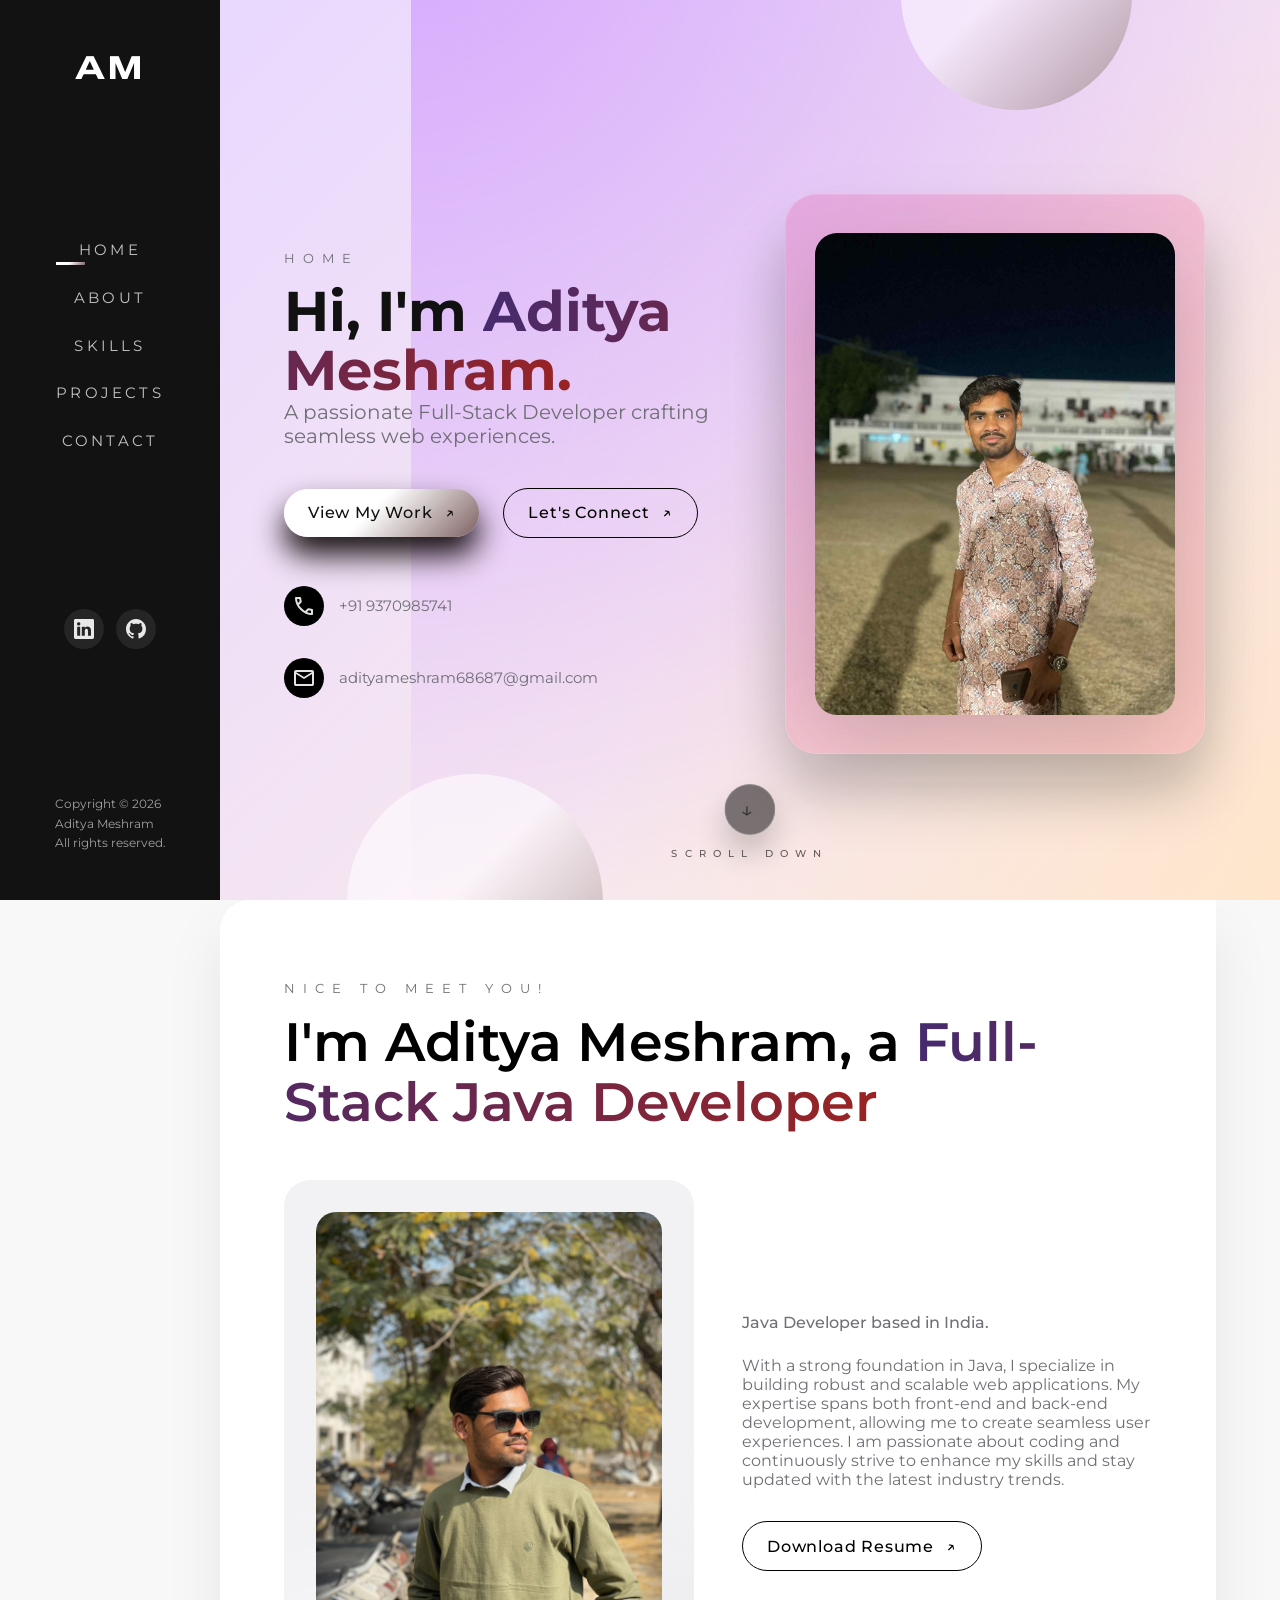
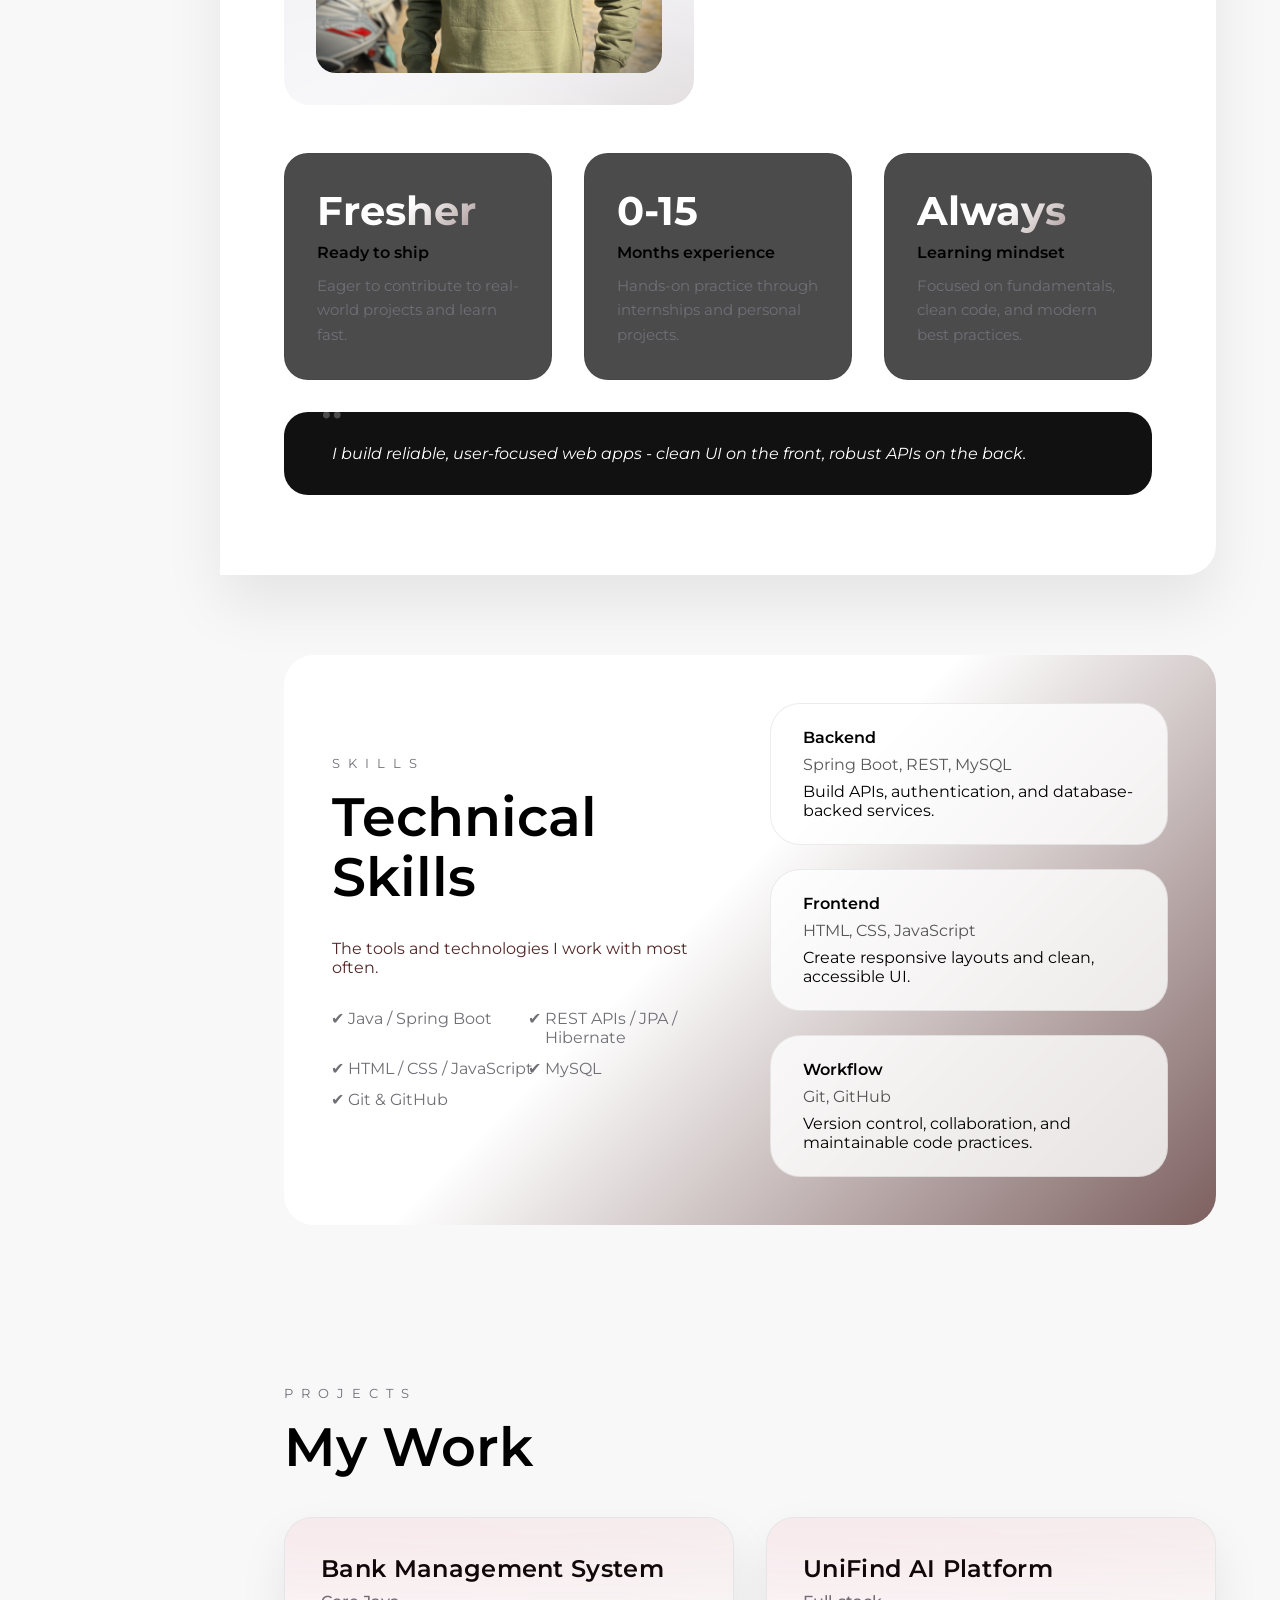
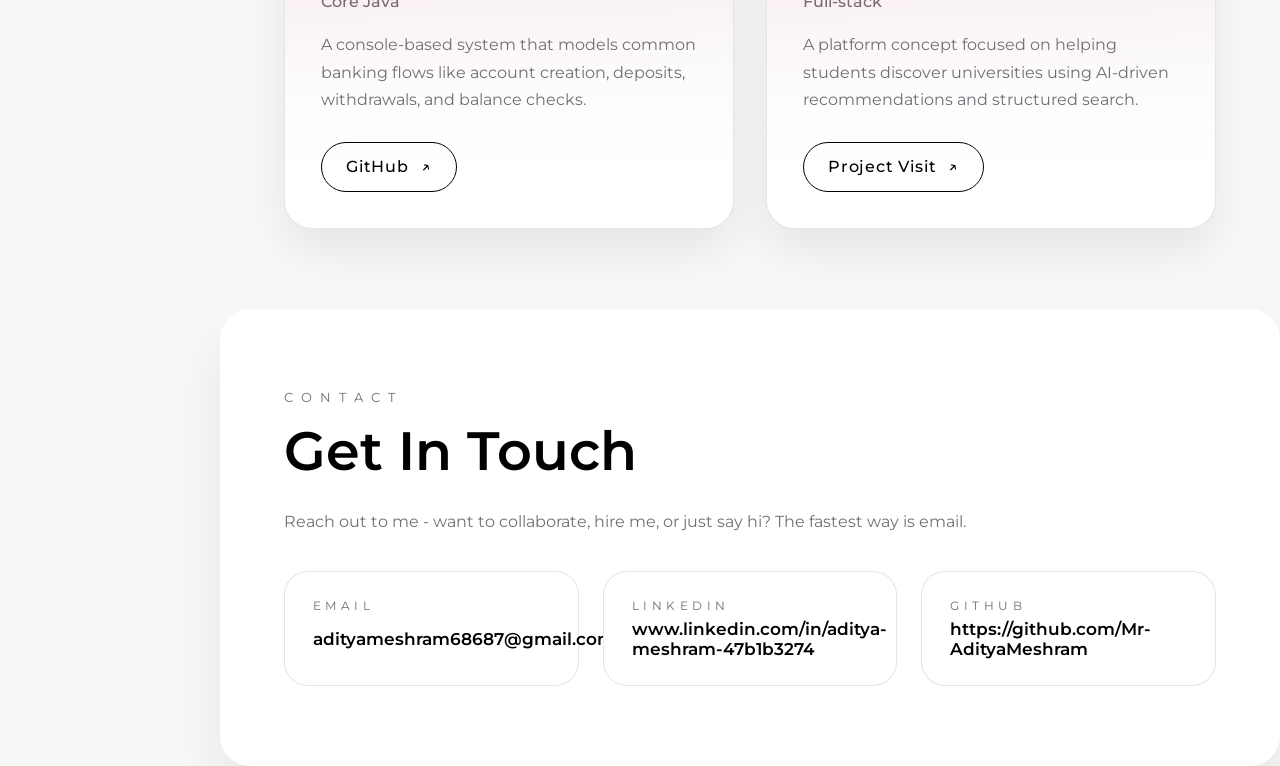
<file: index.html>
<!DOCTYPE html>
<html lang="en">
<head>
    <meta charset="UTF-8">
    <meta name="viewport" content="width=device-width, initial-scale=1.0">
    <title>Personal Portfolio</title>

    <link rel="preconnect" href="https://fonts.googleapis.com">
    <link rel="preconnect" href="https://fonts.gstatic.com" crossorigin>
    <link href="https://fonts.googleapis.com/css2?family=Montserrat:ital,wght@0,100..900;1,100..900&family=Zalando+Sans+Expanded:ital,wght@0,200..900;1,200..900&display=swap" rel="stylesheet">

    <link rel="stylesheet" href="css/styles.css">
    <script src="js/main.js" defer></script>
</head>
<body>
    <!-- Navbar -->
    <div class="layout">
        <aside class="sidebar" id="sidebar">
            <div class="sidebar__inner">
                <a href="#home" class="brand" aria-label="Aditya Meshram home">
                    <span>AM</span>
                </a>

                <nav class="sidebar__nav" aria-label="Primary">
                    <a href="#home" class="sidebar__link active">Home</a>
                    <a href="#about" class="sidebar__link">About</a>
                    <a href="#skills" class="sidebar__link">Skills</a>
                    <a href="#projects" class="sidebar__link">Projects</a>
                    <a href="#contact" class="sidebar__link">Contact</a>
                </nav>

                <div class="sidebar__social" aria-label="Social links">
                    <a href="https://www.linkedin.com/in/your-username" target="_blank" rel="noopener noreferrer" aria-label="LinkedIn">
                        <svg xmlns="http://www.w3.org/2000/svg" viewBox="0 0 16 16" aria-hidden="true">
                            <path d="M0 1.146C0 .513.526 0 1.175 0h13.65C15.474 0 16 .513 16 1.146v13.708C16 15.487 15.474 16 14.825 16H1.175C.526 16 0 15.487 0 14.854V1.146zm4.943 12.248V6.169H2.542v7.225h2.401zm-1.2-8.212c.837 0 1.358-.554 1.358-1.248-.015-.709-.52-1.248-1.342-1.248-.822 0-1.359.54-1.359 1.248 0 .694.521 1.248 1.327 1.248h.016zm4.908 8.212V9.359c0-.216.016-.432.08-.586.173-.431.568-.878 1.232-.878.869 0 1.216.662 1.216 1.634v3.865h2.401V9.25c0-2.22-1.184-3.252-2.764-3.252-1.274 0-1.845.7-2.165 1.193v.025h-.016a5.54 5.54 0 0 1 .016-.025V6.169h-2.4c.03.678 0 7.225 0 7.225h2.4z"></path>
                        </svg>
                    </a>
                    <a href="https://github.com/your-username" target="_blank" rel="noopener noreferrer" aria-label="GitHub">
                        <svg xmlns="http://www.w3.org/2000/svg" viewBox="0 0 16 16" aria-hidden="true">
                            <path d="M8 0C3.58 0 0 3.58 0 8c0 3.54 2.29 6.53 5.47 7.59.4.07.55-.17.55-.38 0-.19-.01-.82-.01-1.49-2.01.37-2.53-.49-2.69-.94-.09-.23-.48-.94-.82-1.13-.28-.15-.68-.52-.01-.53.63-.01 1.08.58 1.23.82.72 1.21 1.87.87 2.33.66.07-.52.28-.87.51-1.07-1.78-.2-3.64-.89-3.64-3.95 0-.87.31-1.59.82-2.15-.08-.2-.36-1.02.08-2.12 0 0 .67-.21 2.2.82.64-.18 1.32-.27 2-.27.68 0 1.36.09 2 .27 1.53-1.04 2.2-.82 2.2-.82.44 1.1.16 1.92.08 2.12.51.56.82 1.27.82 2.15 0 3.07-1.87 3.75-3.65 3.95.29.25.54.73.54 1.48 0 1.07-.01 1.93-.01 2.2 0 .21.15.46.55.38A8.012 8.012 0 0 0 16 8c0-4.42-3.58-8-8-8z"></path>
                        </svg>
                    </a>
                </div>

                <div class="sidebar__footer">
                    Copyright &copy; 2026 <br>
                    Aditya Meshram <br>
                    All rights reserved.
                </div>
            </div>
        </aside>

        <button class="mobile-menu" id="mobileMenu" aria-expanded="false" aria-controls="sidebar">
            <span class="mobile-menu__line"></span>
            <span class="mobile-menu__line"></span>
            <span class="mobile-menu__line"></span>
            <span class="sr-only">Menu</span>
        </button>

        <div class="overlay" id="overlay" aria-hidden="true"></div>

        <main class="main-content">
            <!-- Hero Section -->
            <section id="home" class="section hero">
                <div class="hero__background" aria-hidden="true">
                    <span class="hero__orb hero__orb--1"></span>
                    <span class="hero__orb hero__orb--2"></span>
                    <span class="hero__grid"></span>
                </div>

                <div class="hero__content" data-animate="fade-right">
                    <p class="section-label">Home</p>

                    <h1 class="hero__title">
                        Hi, I'm <span class="name-highlight">Aditya Meshram.</span>
                    </h1>

                    <p class="hero__subtitle" data-animate="fade-up" style="--delay: 0.1s;">
                        A passionate <span>Full-Stack Developer</span> crafting seamless web experiences.
                    </p>

                    <div class="hero__actions" data-animate="fade-up" style="--delay: 0.2s;">
                        <a href="#projects" class="button button-primary">
                            View My Work <span aria-hidden="true">&nearr;</span>
                        </a>
                        <a href="#contact" class="button button--ghost">
                            Let's Connect <span aria-hidden="true">&nearr;</span>
                        </a>
                    </div>

                    <div class="hero__meta" data-animate="fade-up" style="--delay: 0.3s;">
                        <div class="hero__meta-item">
                            <span class="hero__meta-icon">
                                <svg xmlns="http://www.w3.org/2000/svg" height="24px" viewBox="0 -960 960 960" width="24px" fill="#e3e3e3" aria-hidden="true"><path d="M798-120q-125 0-247-54.5T329-329Q229-429 174.5-551T120-798q0-18 12-30t30-12h162q14 0 25 9.5t13 22.5l26 140q2 16-1 27t-11 19l-97 98q20 37 47.5 71.5T387-386q31 31 65 57.5t72 48.5l94-94q9-9 23.5-13.5T670-390l138 28q14 4 23 14.5t9 23.5v162q0 18-12 30t-30 12ZM241-600l66-66-17-94h-89q5 41 14 81t26 79Zm358 358q39 17 79.5 27t81.5 13v-88l-94-19-67 67ZM241-600Zm358 358Z"/></svg>
                            </span>
                            <span>+91 9370985741</span>
                        </div>

                        <div class="hero__meta-item">
                            <span class="hero__meta-icon">
                                <svg xmlns="http://www.w3.org/2000/svg" height="24px" viewBox="0 -960 960 960" width="24px" fill="#e3e3e3" aria-hidden="true"><path d="M160-160q-33 0-56.5-23.5T80-240v-480q0-33 23.5-56.5T160-800h640q33 0 56.5 23.5T880-720v480q0 33-23.5 56.5T800-160H160Zm320-280L160-640v400h640v-400L480-440Zm0-80 320-200H160l320 200ZM160-640v-80 480-400Z"/></svg>
                            </span>
                            <a href="mailto:adityameshram68687@gmail.com">adityameshram68687@gmail.com</a>
                        </div>
                    </div>
                </div>

                <div class="hero__visual" data-animate="zoom-in" style="--delay: 0.15s;">
                    <div class="hero__image-wrapper">
                        <img src="assets/hero-main.jpg" alt="Portrait of Aditya Meshram" class="hero__image">
                    </div>
                </div>

                <a class="hero__scroll" href="#about">
                    <span class="hero__scroll-circle" aria-hidden="true">
                        <span class="hero__scroll-arrow">&darr;</span>
                    </span>
                    <span class="hero__scroll-label">Scroll down</span>
                </a>
            </section>

            <!-- About Section -->
            <section id="about" class="section about">
                <div class="about__intro" data-animate="title-in">
                    <p class="section-label">Nice to meet you!</p>
                    <h2 class="section-title">I'm Aditya Meshram, a <span class="name-highlight">Full-Stack Java Developer</span></h2>
                </div>

                <div class="about__content">
                    <div class="about__card" data-animate="zoom-in">
                        <img src="assets/hero-main.png" alt="Aditya Meshram" class="about__image">
                    </div>

                    <div class="about__details" data-animate="fade-left">
                        <p class="about__role">Java Developer based in India.</p>
                        <p class="about__text">
                            With a strong foundation in Java, I specialize in building robust and scalable web applications. My expertise spans both front-end and back-end development, allowing me to create seamless user experiences. I am passionate about coding and continuously strive to enhance my skills and stay updated with the latest industry trends.
                        </p>
                        <a href="Adi%20resume.pdf" class="button button--ghost" download>
                            Download Resume <span aria-hidden="true">&nearr;</span>
                        </a>
                    </div>
                </div>

                <div class="about__stats" data-animate="fade-up">
                    <div class="about__stat">
                        <span class="about__stat-value">Fresher</span>
                        <span class="about__stat-label">Ready to ship</span>
                        <p class="about__stat-text">Eager to contribute to real-world projects and learn fast.</p>
                    </div>

                    <div class="about__stat">
                        <span class="about__stat-value">0-15</span>
                        <span class="about__stat-label">Months experience</span>
                        <p class="about__stat-text">Hands-on practice through internships and personal projects.</p>
                    </div>

                    <div class="about__stat">
                        <span class="about__stat-value">Always</span>
                        <span class="about__stat-label">Learning mindset</span>
                        <p class="about__stat-text">Focused on fundamentals, clean code, and modern best practices.</p>
                    </div>

                    <blockquote class="about__quote">
                        I build reliable, user-focused web apps - clean UI on the front, robust APIs on the back.
                    </blockquote>
                </div>
            </section>

            <!-- Skills Section -->
            <section id="skills" class="section">
                <div class="experience">
                    <div class="experience__content" data-animate="fade-right">
                        <p class="section-label">Skills</p>
                        <h2 class="section-title">Technical Skills</h2>
                        <p class="experience__text">The tools and technologies I work with most often.</p>

                        <ul class="skills-list">
                            <li>Java / Spring Boot</li>
                            <li>REST APIs / JPA / Hibernate</li>
                            <li>HTML / CSS / JavaScript</li>
                            <li>MySQL</li>
                            <li>Git & GitHub</li>
                        </ul>

                        <!--<div class="section-cta">
                            <a href="Adi%20resume.pdf" class="button button-primary" download>
                                Download Resume <span aria-hidden="true">&nearr;</span>
                            </a>
                        </div>-->
                    </div>

                    <ol class="experience__timeline" data-animate="fade-left" style="--delay: 0.1s;">
                        <li>
                            <span class="experience__time">Backend</span>
                            <span class="experience__company">Spring Boot, REST, MySQL</span>
                            <p>Build APIs, authentication, and database-backed services.</p>
                        </li>
                        <li>
                            <span class="experience__time">Frontend</span>
                            <span class="experience__company">HTML, CSS, JavaScript</span>
                            <p>Create responsive layouts and clean, accessible UI.</p>
                        </li>
                        <li>
                            <span class="experience__time">Workflow</span>
                            <span class="experience__company">Git, GitHub</span>
                            <p>Version control, collaboration, and maintainable code practices.</p>
                        </li>
                    </ol>
                </div>
            </section>

            <!-- Projects Section -->
            <section id="projects" class="section">
                <p class="section-label">Projects</p>
                <h2 class="section-title">My Work</h2>

                <div class="projects__grid">
                    <article class="project-card" data-animate="zoom-in" style="--delay: 0.05s;">
                        <h3 class="project-card__title">Bank Management System</h3>
                        <p class="project-card__meta">Core Java</p>
                        <p class="project-card__text">
                            A console-based system that models common banking flows like account creation, deposits, withdrawals, and balance checks.
                        </p>
                        <div class="project-card__actions">
                            <a href="#" class="button button--ghost">GitHub <span aria-hidden="true">&nearr;</span></a>
                        </div>
                    </article>

                    <article class="project-card" data-animate="zoom-in" style="--delay: 0.1s;">
                        <h3 class="project-card__title">UniFind AI Platform</h3>
                        <p class="project-card__meta">Full-stack</p>
                        <p class="project-card__text">
                            A platform concept focused on helping students discover universities using AI-driven recommendations and structured search.
                        </p>
                
                        <div class="project-card__actions">
                            <a href="https://unifind-umx.netlify.app/" class="button button--ghost">Project Visit <span aria-hidden="true">&nearr;</span></a>
                        </div>
                    </article>
                </div>
            </section>

            <!-- Contact Section -->
            <section id="contact" class="section contact">
                <p class="section-label">Contact</p>
                <h2 class="section-title">Get In Touch</h2>
                <p class="contact__text">Reach out to me - want to collaborate, hire me, or just say hi? The fastest way is email.</p>

                <div class="contact__grid">
                    <a class="contact__card" href="mailto:adityameshram68687@gmail.com">
                        <span class="contact__label">Email</span>
                        <span class="contact__value">adityameshram68687@gmail.com</span>
                    </a>

                    <a class="contact__card" href="https://www.linkedin.com/in/aditya-meshram-47b1b3274" target="_blank" rel="noopener noreferrer">
                        <span class="contact__label">LinkedIn</span>
                        <span class="contact__value">www.linkedin.com/in/aditya-meshram-47b1b3274</span>
                    </a>

                    <a class="contact__card" href="https://github.com/Mr-AdityaMeshram" target="_blank" rel="noopener noreferrer">
                        <span class="contact__label">GitHub</span>
                        <span class="contact__value">https://github.com/Mr-AdityaMeshram</span>
                    </a>
                </div>
            </section>
        </main>
    </div>
</body>
</html>
</file>
<file: css/styles.css>
:root{
    --sidebar-bg: #121212;
    --body-bg: #f8f8f9;
    --text-main: #000000;
    --text-muted: #6f6f76;
    --accent: #ff7f4d;
    --accent-gradient: linear-gradient(135deg, #ffffff 45%, #7d6060 100%);
    --accent-gradient-reverse: linear-gradient(135deg, #b94e65 45%, #a57f7f 100%);

    --card-bg: #ffffff;
    --border-light: rgba(6, 6, 26, 0.1);
    --transition: all 0.35s ease;

    --font-sans: 'Montserrat', sans-serif;
    --font-display: 'Zalando Sans Expanded', sans-serif;
    font-size: 16px;
}

*, 
*::before,
*::after {
    box-sizing: border-box;
}
html {
    scroll-behavior: smooth;
}
body {
    margin: 0;
    font-family: var(--font-sans);
    color: var(--text-main);
    background-color: var(--body-bg);
    min-height: 100vh;
}

body.menu-open{
    overflow: hidden;
}


h1,
h2,
h3,
h4{
    margin: 0;
    font-weight: 600;
}

p{
    margin: 0;
}
a{
    color: inherit;
    text-decoration: none;
}
img{
    display: block;
    max-width: 100%;
}
button{
    color: inherit;
    font: inherit;
    cursor: pointer;
    border: none;
    background: none;
}

.section{
    padding: 5rem 5vw;
}
.section-label{
    text-transform: uppercase;
    font-size: 0.825rem;
    letter-spacing: 0.5rem;
    margin-bottom: 1rem;
    color: var(--text-muted);
}

.section-title{
    font-size: clamp(2.5rem, 2.5vh + 2rem,3.4rem);
    line-height: 1.1;
    margin-bottom: 2rem;
   
}

.button{
    display: inline-flex;
    align-items: center;
    gap: 0.75rem;
    padding: 0.9rem 1.5rem;
    border-radius: 999px;
    font-weight: 500;
    letter-spacing: 0.05rem;
    text-transform: capitalize;
    transition: var(--transition);
    max-width: 100%;
    justify-content: center;
}
.button span{
    transition: transform 0.4s ease;
}

.button:hover span{
    transform: translateX(4px) translateY(-2px);
}
.button-primary{
    background: var(--accent-gradient);
    color: #100f0f;
    box-shadow: 0 18px 30px rgba(7, 2, 2, 0.94);
}
.button--ghost,
.button--gost{
    border: 1px solid var(--text-main);
    color: var(--text-main);
}

.section-cta{
    margin-top: 3rem;
    text-align: center;
}
.section-cta .button{
    width: auto;
}

/*--------Global Responsive-------*/
@media (max-width: 1200px){
    .section{
        padding-inline: 8vw;
    }
}

@media (max-width: 768px){
    .section{
        padding: 4rem 1.5rem;
    }
    .button{
        width: 100%;
        max-width: 320px;
        margin-inline: auto;
    }
    .section-cta .button{
        max-width: 200px;
    }
}

.js-enabled [data-animate]{
    opacity: 0;
    transform: translateY(40px);
    transition: opacity 0.8s ease, transform 0.8s ease;
    transition-delay: var(--delay, 0s);
}

.js-enabled [data-animate].is-visible{
    opacity: 1;
    transform: none;
}

.js-enabled [data-animate="fade-right"]{
    transform: translateX(-60px);
}

.js-enabled [data-animate="fade-left"]{
    transform: translateX(60px);
}

.js-enabled [data-animate="zoom-in"]{
    transform: scale(0.85);
}

.js-enabled [data-animate="title-in"]{
    transform: perspective(900px) rotateX(16deg) translateY(40px);
    transform-origin: top;
}
.js-enabled [data-animate="fade-up"]{
    transform: translateY(60px);
}

.sr-only{
    position: absolute;
    width: 1px;
    height: 1px;
    padding: 0;
    margin: -1px;
    overflow: hidden;
    clip: rect(0,0,0,0);
    border: 0;
}

/*--------Navrbar (Sidebar)-------*/
.layout{
    display: flex;
    min-height: 100vh;
}


.sidebar{
    background: var(--sidebar-bg);
    color: #ffffff;
    width: clamp(220px, 16vw, 280px);
    position: fixed;
    inset: 0 auto 0 0;
    z-index: 1000;
    transform: translateX(0);
    transition: var(--transition);
}

.sidebar__nav{
    margin-top: auto;
    margin-bottom: auto;
    text-align: center;
}

.sidebar__inner{
    display: flex;
    flex-direction: column;
    justify-content: space-between;
    padding: 3rem 2.5rem;
    height: 100%;
    align-items: center;
}   

.brand{
    font-family: var(--font-display);
    font-size: 2rem;
    font-weight: 700;
    letter-spacing: 0.2rem;
    display: inline-flex;
    position: relative;
    text-decoration: none;

}

.brand span::after{
    content: "";
    position: absolute;
    inset: auto 0 -8px 0;
    height: 5px;
    background: var(--accent-gradient);
    border-radius: 999px;
    opacity: 0;
    transform: scaleX(0.4);
    transition: var(--transition);
}

.brand:hover span::after{
    opacity: 1;
    transform: scaleX(1);
}

 /*sidebar__nav, sidebar__link and hove take refrence from chatgpt*/
.sidebar__nav{
   display: flex;
   flex-direction: column;
    gap: 1.4rem;
    margin: 3rem 0;
    
}
.sidebar__link{
    position: relative;
    font-size: 0.95rem;
    text-transform: uppercase;
    letter-spacing: 0.2rem;
    color: rgba(255, 255, 255, 0.75);
    transition: var(--transition);
    padding-bottom: 0.4rem;
}
.sidebar__link::after{
    content: "";
    position: absolute;
    left: 0;
    bottom: 0;
    width: 1.8rem;
    height: 3px;
    background: var(--accent-gradient);
    transform-origin: left;
    transform: scaleX(0);
    transition: var(--transition);
}



.sidebar__link:hover::after,
.sidebar__link.active::after{
    transform: scaleX(1);
}
.sidebar__social{
    display: grid;
    grid-template-columns: repeat(2, 2.5rem);
    gap: 0.75rem;
    margin-bottom: 2.5rem;
}

.sidebar__social a{
    display: inline-flex;
    align-items: center;
    justify-content: center;
    width: 2.5rem;
    height: 2.5rem;
    border-radius: 50%;
    background: rgba(255, 255, 255, 0.08);
    font-size: 0.9rem;
    font-weight: 500;
    transition: var(--transition);
    color: rgba(255, 255, 255, 0.9);
    line-height: 0;
}

.sidebar__social svg{
    display: block;
    width: 1.25rem;
    height: 1.25rem;
    fill: currentColor;
}

.sidebar__social a:hover{
    background: var(--accent-gradient);
    transform: translateX(-3px);
}

.sidebar__footer{
    font-size: 0.75rem;
    line-height: 1.6;
    color: rgba(255, 255, 255, 0.6);
}

.mobile-menu{
    position: fixed;
    top: 1.5rem;
    left: 1.5rem;
    width: 3rem;
    height: 3rem;
    border-radius: 50%;
    background: rgba(18, 18, 18, 0.85);
    display: none;
    align-items: center;
    justify-content: center;
    gap: 0.3rem;
    flex-direction: column;
    z-index: 1100;
    transition: var(--transition);
}
.mobile-menu__line{
    width: 1.6rem;
    height: 2px;
    background: #fff;
    border-radius: 999px;
    transition: var(--transition);
}
.mobile-menu[aria-expanded="true"] .mobile-menu__line:nth-child(1){
    transform: translateY(7px) rotate(45deg);
}
.mobile-menu[aria-expanded="true"] .mobile-menu__line:nth-child(2){
    opacity: 0;
}
.mobile-menu[aria-expanded="true"] .mobile-menu__line:nth-child(3){
    transform: translateY(-7px) rotate(-45deg);
}
.overlay{
    position: fixed;
    inset: 0;
    background: rgba(18, 18, 18, 0.55);
    backdrop-filter: blur(3px);
    z-index: 900;
    opacity: 0;
    pointer-events: none;
    transition: var(--transition);
}

.overlay.is-visible{
    opacity: 1;
    pointer-events: auto;
}

.main-content{
    flex: 1;
    margin-left: clamp(220px, 16vw, 280px);
    width: 100%;
}

/*--------Navbar (Sidebar) Responsive-------*/
@media (max-width: 1024px){
    .mobile-menu{
        display: inline-flex;
    }
    .sidebar{
        transform: translateX(-100%);
    }
    .sidebar.is-open{
        transform: translateX(0);
    }
    .main-content{
        margin-left: 0;
        width: 100%;
    }
}

@media (max-width: 768px){
    .sidebar__link{
        letter-spacing: 0.1rem;
    }
}

/*-----Hero Section-----*/
.hero{
    position: relative;
    display: grid;
    grid-template-columns: repeat(2, minmax(0, 1fr));
    align-items: center;
    gap: 3rem;
    min-height: 100vh;
    padding-top: 7rem;
    padding-bottom: 4rem;
    overflow: hidden;
    background: linear-gradient(135deg,#e9d8ff,#fff1e6);
}

.hero::before{
    content: "";
    position: absolute;
    inset: -10% -35% -15% 18%;
    background: 
    radial-gradient(circle at top left, rgba(180, 93, 255, 0.38), transparent 60%),
    radial-gradient(circle at bottom right, rgba(252, 182, 91, 0.3), transparent 65%);
    pointer-events: none;
    z-index: 0;
    animation: heroGlow 14s ease-in-out infinite alternate;
}

.hero__background{
    position: absolute;
    inset: 0;
    pointer-events: none;
    z-index: 1;
}
.hero__orb{
    position: absolute;
    border-radius: 50%;
    background: var(--accent-gradient);
    opacity: 0.55;
    filter: blur(0);
    mix-blend-mode: screen;
    animation: orbDrift 18s ease-in-out infinite;
}

.hero__orb--1{
    width: clamp(220px, 18vw , 320px);
    aspect-ratio: 1;
    top: -120px;
    right: 14%;
    animation-duration: 16s;
}

.hero__orb--2{
    width: clamp(180px, 20vw, 300px);
    aspect-ratio: 1;
    bottom: -130px;
    left: 12%;
    animation-duration: 20s;
    animation-direction: reverse;
}

.hero__grid{
    position: absolute;
    top: 52%;
    left: 55%;
    width: clamp(320px, 36vw, 520px);
    height: clamp(320px, 36vw, 520px);
    border-radius: 40%;
    border: 1px solid rgba(255, 255, 255, 0.2);
    background: 
    radial-gradient(circle at center, rgba(255,255,255,0.32)),
    repeating-linear-gradient(
        0deg,
        transparent,
        transparent 18px,
        rgba(255,255,255,0.08) 18px,
        rgba(255,255,255,0.08) 36px
    ),
    repeating-linear-gradient(
        90deg,
        transparent,
        transparent 18px,
        rgba(227, 151, 151, 0.08) 18px,
        rgba(255,255,255,0.08) 36px
    );
    transform: translate(-50%, -50%) rotate(16deg);
    opacity: 0.4;
    animation: gridPulse 22s linear infinite;
}

.hero__content,
.hero__visual{
position: relative;
z-index: 2;
}

.hero__title{
  font-size: clamp(2.4rem, 3.2vw + 1.4rem, 3.5rem);
  font-weight: 700;
  color: #111;
  line-height: 1.05;
    
}
.name-highlight{
  background: linear-gradient(90deg, #452b6e, #9a2323);
  -webkit-background-clip: text;
  background-clip: text;
  color: transparent;
}




.hero__subtitle{
    font-size: 1.25rem;
    color: var(--text-muted);
    margin-bottom: 2.5rem;
 
}

.hero__actions{
    display: flex;
    align-items: center;
    flex-wrap: wrap;
    gap: 1.5rem;
}

.hero__meta{
    margin-top: 3rem;
    display: flex;
    gap: 2rem;
    flex-wrap: wrap;
    color: var(--text-muted);
    font-size: 0.95rem;
}

.hero__meta-item{
    display: inline-flex;
    align-items: center;
    gap: 0.95rem;
}

.hero__meta-icon{
    display: inline-flex;
    align-items: center;
    justify-content: center;
    width: 2.5rem;
    height: 2.5rem;
    border-radius: 50%;
    background: rgb(0, 0, 0);
    color: #fd6585;
    font-size: 1rem;
}
.hero__visual{
  display:flex;
  justify-content:center;
  align-items:center;
  perspective: 1400px;
}
.hero__image-wrapper{
    position: relative;
    width: min(420px, 100%);
    aspect-ratio: 3/4;
    display: grid;
    place-items: center;
    padding: 1.85rem;
    border-radius: 32px;
    background: rgba(255, 101, 133, 0.22);
    backdrop-filter: blur(18px);
    box-shadow: 0 40px 60px rgba(15, 15, 16, 0.2);
    transform-style: preserve-3d;
    --rotateX: 0deg;
    --rotateY: 0deg;
    --scale: 1;
    transform: rotateX(var(--rotateX, 0deg)) rotateY(var(--rotateY, 0deg)) scale(var(--scale));
    transition: transform 0.25s cubic-bezier(0.16, 1, 0.3, 1), box-shadow 0.25s cubic-bezier(0.16, 1, 0.3, 1);
    will-change: transform;
}

.hero__image-wrapper::before{
    content: "";
    position: absolute;
    inset: 0;
    border-radius: inherit;
    border: 1px solid rgba(255, 255, 255, 0.3);
    opacity: 0.6;
    pointer-events: none;

}
.hero__image-wrapper::after{
    content: "";
    position: absolute;
    inset: 0;
    border-radius: inherit;
    background: 
    linear-gradient(135deg, rgba(180, 93, 255,0.25), transparent 70%);
    z-index: 1;
    opacity: 0.4;
    pointer-events: none;
}

.hero__visual:hover .hero__image-wrapper{
   
    box-shadow: 0 55px 80px rgba(15, 15, 16, 0.25);
}

.hero__image{
    position: relative;
    z-index: 2;
    width: 100%;
    height: auto;

    border-radius: 22px;
    filter: drop-shadow(0 25px 45px rgba(17, 17, 17, 0.2));
    transform: translateZ(55px);
    animation: heroFloat 7s ease-in-out infinite alternate;
}

.hero__scroll {
    position: absolute;
    left: 50%;
    bottom: 2.5rem;
    display: inline-flex;
    flex-direction: column;
    align-items: center;
    gap: 0.75rem;
    transform: translateX(-50%);
    text-transform: uppercase;
    font-size: 0.75rem;
    letter-spacing: 0.45rem;
    color: rgba(17, 17, 17, 0.65);
    z-index: 4;
    transition: var(--transition);
}

.hero__scroll:hover,
.hero__scroll:focus-visible {
    color: #111;
}

.hero__scroll-circle {
    width: 3.2rem;
    height: 3.2rem;
    border-radius: 999px;
    display: flex;
    align-items: center;
    justify-content: center;
    position: relative;
    overflow: hidden;
    background: rgba(18, 18, 18, 0.55);
    border: 1px solid rgba(255, 255, 255, 0.2);
    box-shadow: 0 18px 30px rgba(15, 15, 16, 0.2);
    transition: var(--transition);
}
.hero__scroll:hover .hero__scroll-circle,
.hero__scroll:focus-visible .hero__scroll-circle {
    border-color: transparent;
    background: var(--accent-gradient);
    transform: translateY(-4px);
}

.hero__scroll-circle::after {
    content: "";
    position: absolute;
    inset: 0;
    background: radial-gradient(
        circle at center,
        rgba(255, 255, 255, 0.35),
        transparent 60%
    );
    opacity: 0;
    transition: var(--transition);
}

.hero__scroll:hover .hero__scroll-circle::after,
.hero__scroll:focus-visible .hero__scroll-circle::after {
    opacity: 1;
}

.hero__scroll-arrow {
    display: flex;
    align-items: center;
    justify-content: center;
    width: 100%;
    height: 100%;
    font-size: 1.35rem;
    line-height: 1;
    animation: scrollBounce 2.4s ease-in-out infinite;
}
.hero__scroll:hover .hero__scroll-arrow,
.hero__scroll:focus-visible .hero__scroll-arrow {
    animation-play-state: paused;
}

.hero__scroll-label {
    font-weight: 500;
    font-size: 0.65rem;
    letter-spacing: 0.45rem;
}

@keyframes scrollBounce {
    0%, 20%, 50%, 80%, 100% {
        transform: translateY(0);
    }
    40% {
        transform: translateY(6px);
    }
    60% {
        transform: translateY(2px);
    }
}
@keyframes heroGlow {
    0% {
        transform: translate3d(-20px, -10px, 0) scale(1);
        opacity: 0.65;
    }
    100% {
        transform: translate3d(24px, 20px, 0) scale(1.08);
        opacity: 0.85;
    }
}
@keyframes orbDrift {
    0% {
        transform: translate3d(0,0,0) scale(1);
    }
    50% {
        transform: translate3d(20px, -25px, 0) scale(1.05);
    }
    100% {
        transform: translate3d(-15px, 18px, 0) scale(1);
    }
}
@keyframes gridPulse {
    0% {
        transform: translate(-50%, -50%) rotate(12deg) scale(0.96);
        opacity: 0.3;
    }
    50% {
        transform: translate(-48%, -52%) rotate(18deg) scale(1.05);
        opacity: 0.6;
    }
    100% {
        transform: translate(-50%, -50%) rotate(16deg) scale(0.96);
        opacity: 0.3;
    }
}
@keyframes heroFloat {
    0% {
        transform: translateZ(55px) translateY(0);
    }
    100% {
        transform: translateZ(55px) translateY(-14px);
    }
}

/*--------Hero Section Responsive-------*/
@media (max-width: 1024px) {
    .hero {
        grid-template-columns: minmax(0, 1fr);
        text-align: center;
        padding-top: 8rem;
    }

    .hero::before {
        inset: -25% -40% -25% -10%;
    }

    .hero__grid {
        left: 50%;
        top: 54%;
        width: clamp(260px, 58vw, 420px);
        height: clamp(260px, 58vw, 420px);
    }

    .hero__orb--1 {
        right: 10%;
        top: -80px;
    }

    .hero__orb--2 {
        left: 18%;
        bottom: -90px;
    }

    .hero__image-wrapper{
        margin: 0 auto;
    }

    .hero__visual{
        order: -1;
    }

    .hero__actions,
    .hero__meta{
        justify-content: center;
    }   
}

@media (max-width: 768px) {
    .hero__background {
        opacity: 0.75;
    }

    .hero__grid {
        display: none;
    }

    .hero__orb--1 {
        right: 18%;
        top: -90px;
    }

    .hero__orb--2 {
        display: none;
    }

    .hero__image-wrapper {
        padding: 1.4rem;
    }

    .hero__scroll{
        display: none;
    }
}

@media (max-width: 900px){
    .hero{
        grid-template-columns: 1fr;
        text-align: center;
    }

    .hero__visual{
        order: -1;
    }
}

.skills-list{
    display: grid;
    grid-template-columns: repeat(auto-fit, minmax(180px, 1fr));
    gap: 0.75rem;
    margin-top: 1.5rem;
    padding-left: 1rem;
}

.skills-list li{
    list-style: "\2714  ";
    color: var(--text-muted);
}



/*-----------About Section-------*/
.about {
    background: var(--card-bg);
    border-radius: 30px 0 30px;
    margin-right: 5vw;
    box-shadow: 0 30px 60px rgba(15, 15, 16, 0.08);
}

.about__intro {
    margin-bottom: 3rem;
}

.about__content {
    display: grid;
    grid-template-columns: repeat(2, minmax(0, 1fr));
    gap: 3rem;
    align-items: center;
    margin-bottom: 3rem;
}

.about__card {
    background-color: #f2f2f5;
    border-radius: 26px;
    padding: 2rem;
    position: relative;
    overflow: hidden;
}

/* Accent glow */
.about__card::after {
    content: "";
    position: absolute;
    inset: auto -30% -40% -30%;
    height: 60%;

    background: var(--accent-gradient);
    border-radius: 50%;
    filter: blur(80px);
    opacity: 0.5;
    
}

.about__image {
    position: relative;
    z-index: 2;
    border-radius: 20px;
    width: 100%;
}

.about__details h3 {
    font-size: clamp(2rem, 1.8vw + 1.4rem, 2.5rem);
    margin-bottom: 0.75rem;
}

.about__role {
    font-weight: 500;
    color: var(--text-muted);
    margin-bottom: 1.5rem;
}

.about__text {
    margin-bottom: 2rem;
    color: var(--text-muted);
}

.about__stats {
    display: grid;
    grid-template-columns: repeat(3, minmax(0, 1fr));
    gap: 2rem;
}

.about__stat {
    background-color: #4b4b4b;
    padding: 2rem;
    border-radius: 24px;
    border: 1px solid rgba(15,15,16,0.05);
    transition: var(--transition);
}

.about__stat:hover {
    transform: translateY(-8px);
    box-shadow: 0 20px 30px rgba(15, 15, 16, 0.12);
}

.about__stat-value {
    display: block;
    font-size: 2.5rem;
    font-weight: 700;
    background-image: var(--accent-gradient);
    -webkit-background-clip: text;
    background-clip: text;
    color: transparent;
    margin-bottom: 0.5rem;
}

.about__stat-label {
    font-weight: 600;
    margin-bottom: 0.75rem;
    display: block;
}

.about__stat-text {
    color: var(--text-muted);
    font-size: 0.95rem;
    line-height: 1.6;
}

.about__quote {
    grid-column: span 3;
    background-color: #111;
    color: #fff;
    margin: 0;
    padding: 2rem 3rem;
    border-radius: 24px;
    font-style: italic;
    position: relative;
}


.about__quote::before {
    content: "\201C";
    position: absolute;
    top: -1.5rem;
    left: 2rem;
    font-size: 4rem;
    color: rgba(255, 255, 255, 0.25);
}

/* About us Responsive */

@media (max-width: 1200px) {
    .about {
        margin-right: 0;
        border-radius: 30px;
    }
}

@media (max-width: 1024px) {
    .about__content {
        grid-template-columns: minmax(0,1fr);
    }

    .about__stats {
        grid-template-columns: repeat(2, minmax(0, 1fr));
    }
}

@media (max-width: 768px) {
    .about__content {
        gap: 2rem;
    }
    .about__stats {
        grid-template-columns: minmax(0, 1fr);
    }

    .about__quote {
        grid-column: span 1;
    }
}

/*--------SKILLS SECTION-------*/

.experience {
    background: var(--accent-gradient);
    border-radius: 30px;
    padding: 3rem;
    display: grid;
    grid-template-columns: repeat(2, minmax(0, 1fr));
    gap: 2.5rem;
    color: #000000;
    align-items: center;
}

.experience__text {
    margin-bottom: 2rem;
    color: rgba(51, 0, 0, 0.85);
}

.experience__timeline {
    margin: 0;
    padding: 0;
    list-style: none;
    display: grid;
    gap: 1.5rem;
}

.experience__timeline li {
    background: rgba(255, 255, 255, 0.8);
    border-radius: 30px;
    padding: 1.5rem 2rem;
    display: grid;
    gap: 0.5rem;
    border: 1px solid rgba(15, 15, 16, 0.08);
    transition: var(--transition);
}

.experience__timeline li:hover {
    background-color: rgba(255, 255, 255, 0.92);
    transform: translateX(8px);
}

.experience__time {
    font-weight: 600;
}

.experience__company {
    color: rgba(17, 17, 17, 0.7);
}

/* Responsiveness of Experience */

@media (max-width: 1024px) {
    .experience {
        grid-template-columns: minmax(0, 1fr);
    }
}

/*--------PROJECTS SECTION-------*/
.projects__grid{
    display: grid;
    grid-template-columns: repeat(2, minmax(0, 1fr));
    gap: 2rem;
    margin-top: 2.5rem;
}

.project-card{
    position: relative;
    overflow: hidden;
    background: var(--card-bg);
    border-radius: 28px;
    border: 1px solid var(--border-light);
    padding: 2.25rem;
    box-shadow: 0 22px 48px rgba(15, 15, 16, 0.08);
    transition: var(--transition);
}

.project-card::before{
    content: "";
    position: absolute;
    inset: -40% -40% auto -40%;
    height: 65%;
    background: var(--accent-gradient-reverse);
    filter: blur(90px);
    opacity: 0.16;
    pointer-events: none;
}

.project-card:hover{
    transform: translateY(-10px);
    box-shadow: 0 30px 70px rgba(15, 15, 16, 0.14);
}

.project-card__title{
    font-size: 1.5rem;
    letter-spacing: 0.02rem;
}

.project-card__meta{
    margin-top: 0.6rem;
    color: var(--text-muted);
    font-weight: 500;
}

.project-card__text{
    margin-top: 1.25rem;
    color: var(--text-muted);
    line-height: 1.7;
}

.project-card__actions{
    display: flex;
    flex-wrap: wrap;
    gap: 1rem;
    margin-top: 1.8rem;
}

@media (max-width: 1024px){
    .projects__grid{
        grid-template-columns: minmax(0, 1fr);
    }
}

/*--------CONTACT SECTION-------*/
.contact{
    background: var(--card-bg);
    border-radius: 30px;
    box-shadow: 0 30px 60px rgba(15, 15, 16, 0.08);
}

.contact__text{
    color: var(--text-muted);
    margin-bottom: 2.5rem;
    max-width: 62ch;
}

.contact__grid{
    display: grid;
    grid-template-columns: repeat(3, minmax(0, 1fr));
    gap: 1.5rem;
}

.contact__card{
    display: grid;
    gap: 0.4rem;
    padding: 1.6rem 1.75rem;
    border-radius: 24px;
    background: #fff;
    border: 1px solid var(--border-light);
    transition: var(--transition);
}

.contact__card:hover,
.contact__card:focus-visible{
    transform: translateY(-8px);
    box-shadow: 0 22px 40px rgba(15, 15, 16, 0.12);
}

.contact__label{
    text-transform: uppercase;
    letter-spacing: 0.28rem;
    font-size: 0.75rem;
    color: var(--text-muted);
}

.contact__value{
    font-weight: 600;
    font-size: 1.05rem;
}

@media (max-width: 1024px){
    .contact__grid{
        grid-template-columns: minmax(0, 1fr);
    }
}

/*--------Focus Styles-------*/
a:focus-visible,
button:focus-visible{
    outline: 3px solid rgba(253, 101, 133, 0.55);
    outline-offset: 4px;
}
</file>
